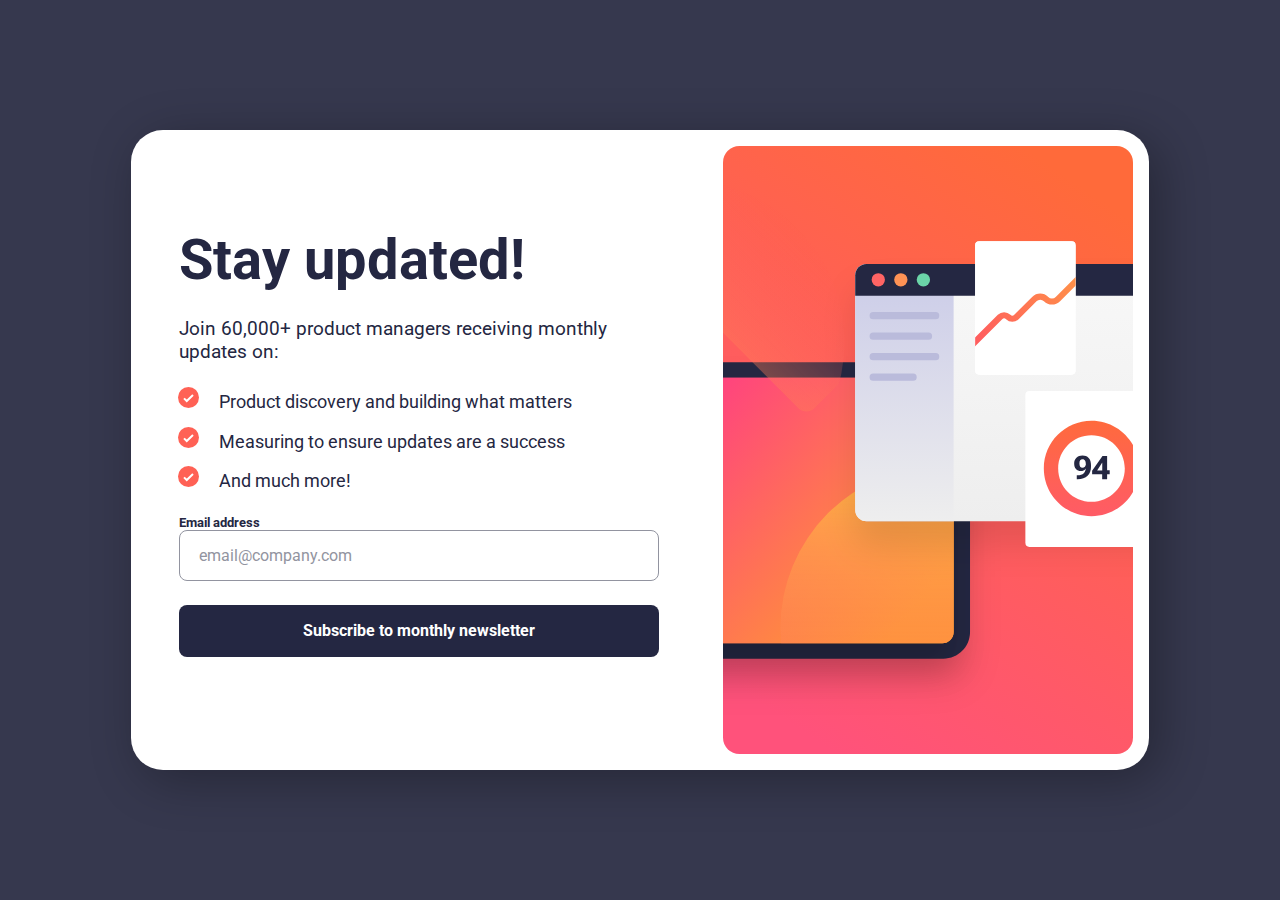
<file: index.html>
<!DOCTYPE html>
<html lang="pt-br">
  <head>
    <meta charset="UTF-8" />
    <meta name="viewport" content="width=device-width, initial-scale=1.0" />
    <link
      rel="icon"
      type="image/png"
      sizes="32x32"
      href="./assets/images/favicon-32x32.png"
    />
    <link rel="stylesheet" href="styles/index.css" />

    <title>
      Frontend Mentor | Newsletter sign-up form with success message
    </title>
  </head>

  <body>
    <main class="newletter">
      <picture class="newletter__picture">
        <source
          class="newletter__picture__image"
          srcset="assets/images/illustration-sign-up-desktop.svg"
          media="(min-width: 1000px)"
        />
        <img
          class="newletter__picture__image"
          src="assets/images/illustration-sign-up-mobile.svg"
        />
      </picture>
      <div>
        <h1 class="newletter__title">Stay updated!</h1>
        <p class="newletter__info">
          Join 60,000+ product managers receiving monthly updates on:
        </p>
        <ul class="newletter__list">
          <li class="newletter__list__topics">
            Product discovery and building what matters
          </li>
          <li class="newletter__list__topics">
            Measuring to ensure updates are a success
          </li>
          <li class="newletter__list__topics">And much more!</li>
        </ul>

        <form action="pages/thanks.html" class="newletter__form" id="form">
          <label for="" class="newletter__form__label">Email address</label>
          <small
            class="newletter__form__invalid-email newletter__form__invalid-email--hidden"
          >
            Valid email required
          </small>

          <input
            type="email"
            id="email-input"
            class="newletter__form__email"
            placeholder="email@company.com"
          />
          <button class="newletter__form__btn" id="submit-btn">
            Subscribe to monthly newsletter
          </button>
        </form>
      </div>
    </main>

    <script src="src/script.js"></script>
  </body>
</html>
</file>
<file: styles/index.css>
@import url("https://fonts.googleapis.com/css2?family=Roboto:wght@400;700&display=swap");
.newletter__form {
  display: grid;
}
.newletter__form .newletter__form__label {
  font-size: 0.8rem;
  font-weight: 700;
  grid-row: 1/3;
}
.newletter__form .newletter__form__invalid-email {
  color: var(--tomato);
  text-align: end;
  font-weight: 700;
  grid-row: 1/3;
  margin-bottom: 0.6rem;
}
.newletter__form .newletter__form__invalid-email--hidden {
  display: none;
}
.newletter__form .newletter__form__email {
  border: 1px solid var(--grey);
  border-radius: 0.5rem;
  font-size: 1rem;
  grid-column: 1/3;
  height: 3.2rem;
  margin-bottom: 1.5rem;
  padding-inline: 1.2rem;
  width: 100%;
}
.newletter__form .newletter__form__email::placeholder {
  color: var(--grey);
}
.newletter__form .newletter__form__email:focus {
  outline-color: var(--dark-slate-grey);
}
.newletter__form .newletter__form__email--invalid-email {
  border: 1px solid var(--tomato);
  background-color: rgba(255, 98, 87, 0.2);
}
.newletter__form .newletter__form__email--invalid-email::placeholder {
  color: var(--tomato);
}
.newletter__form .newletter__form__btn {
  grid-column: 1/3;
  background-color: var(--dark-slate-grey);
  border: none;
  font-weight: 700;
  font-size: 1rem;
  border-radius: 0.5rem;
  color: var(--white);
  margin-bottom: 1rem;
  height: 3.2rem;
  width: 100%;
}
.newletter__form .newletter__form__btn:hover {
  cursor: pointer;
  background-image: var(--gradient);
}

.newletter {
  background-color: var(--white);
  box-shadow: 10px 10px 50px rgba(0, 0, 0, 0.3);
  display: flex;
  flex-direction: column;
  min-height: 100vh;
  gap: 2rem;
  width: 26rem;
}

.newletter__picture {
  width: 100%;
}
.newletter__picture .newletter__picture__image {
  width: 100%;
}

.newletter > div {
  display: flex;
  justify-content: center;
  flex-direction: column;
  padding-inline: 1.4rem;
  gap: 1.5rem;
}
.newletter > div .newletter__title {
  font-size: clamp(2.5rem, 1.7857rem + 2.2857vw, 3.5rem);
}
.newletter > div .newletter__info {
  font-size: clamp(1rem, 0.8571rem + 0.4571vw, 1.2rem);
}
.newletter > div .newletter__list {
  font-size: 1.1rem;
  display: flex;
  flex-direction: column;
  gap: 0.9rem;
  list-style-image: url("../assets/images/icon-list.svg");
  padding-left: 1.7rem;
}
.newletter > div .newletter__list .newletter__list__topics {
  padding-left: 0.8rem;
}

@media (width > 1000px) {
  .newletter {
    flex-direction: row-reverse;
    width: auto;
    min-height: auto;
    height: 40rem;
    padding: 1rem;
    border-radius: 2rem;
  }
  .newletter__picture {
    display: flex;
    justify-content: flex-end;
    width: auto;
    height: 100%;
  }
  .newletter__picture .newletter__picture__image {
    width: 100%;
    height: 100%;
  }
  .newletter > div {
    padding-inline: 2rem;
    gap: 1.5rem;
  }
  .newletter > div .newletter__info {
    width: 30rem;
  }
  .newletter > div .newletter__list {
    font-size: 1.1rem;
    display: flex;
    flex-direction: column;
    gap: 0.9rem;
    list-style-image: url("../assets/images/icon-list.svg");
    padding-left: 1.7rem;
  }
  .newletter > div .newletter__list .newletter__list__topics {
    padding-left: 0.8rem;
  }
}
.thanks {
  background-color: var(--white);
  box-shadow: 10px 10px 50px rgba(0, 0, 0, 0.3);
  display: flex;
  flex-direction: column;
  justify-content: space-between;
  gap: 2rem;
  min-height: 100vh;
  padding: 1rem 1.4rem;
  width: 26rem;
}

.thanks > div {
  display: flex;
  justify-content: center;
  flex-direction: column;
  gap: 1.5rem;
  height: 40rem;
  width: 100%;
}
.thanks > div .thanks__success-icon {
  width: 3rem;
}
.thanks > div .thanks__title {
  font-size: clamp(2.5rem, 1.7857rem + 2.2857vw, 3.5rem);
}
.thanks > div .thanks__content {
  font-size: clamp(1rem, 0.8571rem + 0.4571vw, 1.2rem);
}

.thanks__btn {
  background-color: var(--dark-slate-grey);
  border: none;
  font-weight: 700;
  font-size: 1rem;
  border-radius: 0.5rem;
  color: var(--white);
  height: 3.2rem;
  width: 100%;
}
.thanks__btn:hover {
  cursor: pointer;
  background-image: var(--gradient);
}

@media (width > 1000px) {
  .thanks {
    border-radius: 2rem;
    justify-content: center;
    min-height: auto;
    width: 35rem;
    padding: 4rem;
  }
  .thanks > div {
    height: auto;
    width: 100%;
  }
  .thanks > div .thanks__success-icon {
    width: 3.5rem;
  }
}
:root {
  --tomato: hsl(4, 100%, 67%);
  --dark-slate-grey: hsl(234, 29%, 20%);
  --charcoal-grey: hsl(235, 18%, 26%);
  --grey: hsl(231, 7%, 60%);
  --white: hsl(0, 0%, 100%);
  --gradient: linear-gradient(to left, #fd8f47, var(--tomato), #ff3e83);
  --text-font: "Roboto", sans-serif;
  --mobile: 375px;
  --desktop: 1440px;
}

* {
  box-sizing: border-box;
  font-family: var(--text-font);
  margin: 0;
  padding: 0;
  color: var(--dark-slate-grey);
}

body {
  align-items: center;
  background-color: var(--charcoal-grey);
  display: flex;
  justify-content: center;
  min-height: 100vh;
  width: 100vw;
}

/*# sourceMappingURL=index.css.map */
</file>
